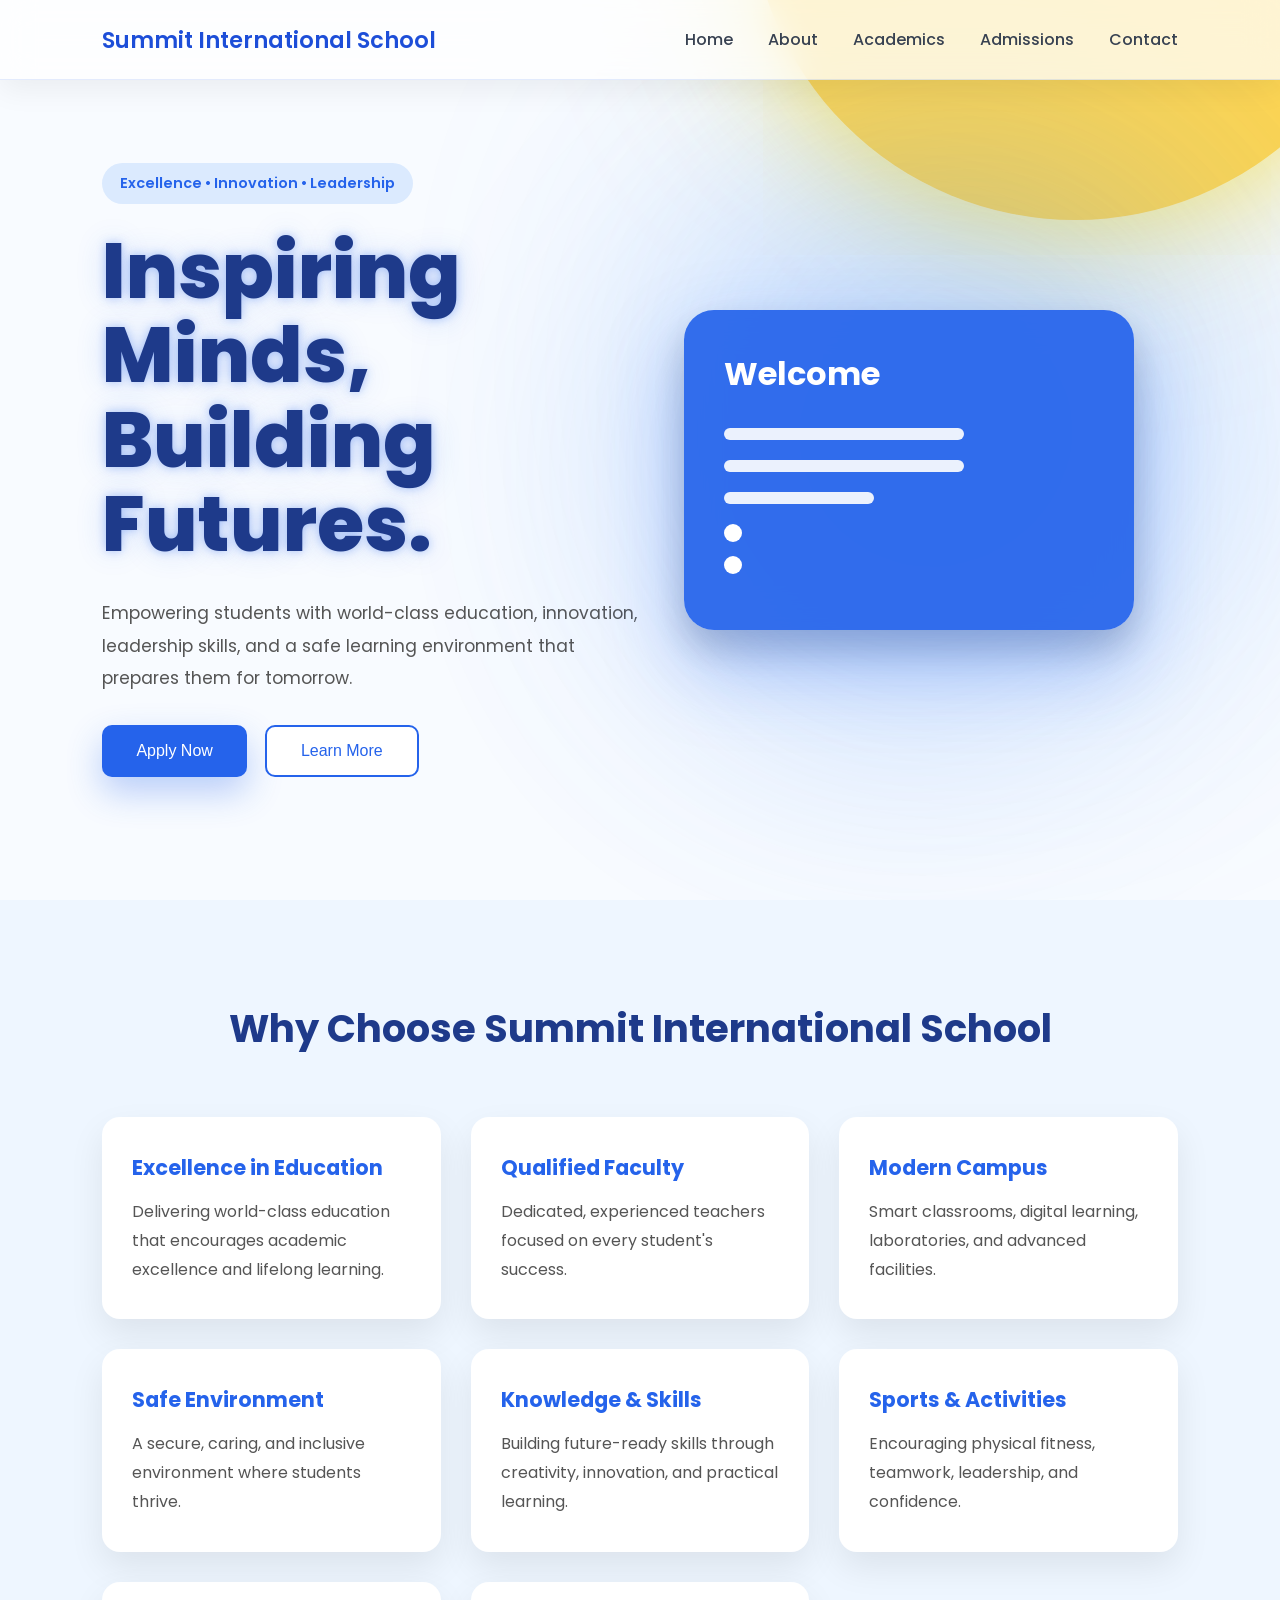
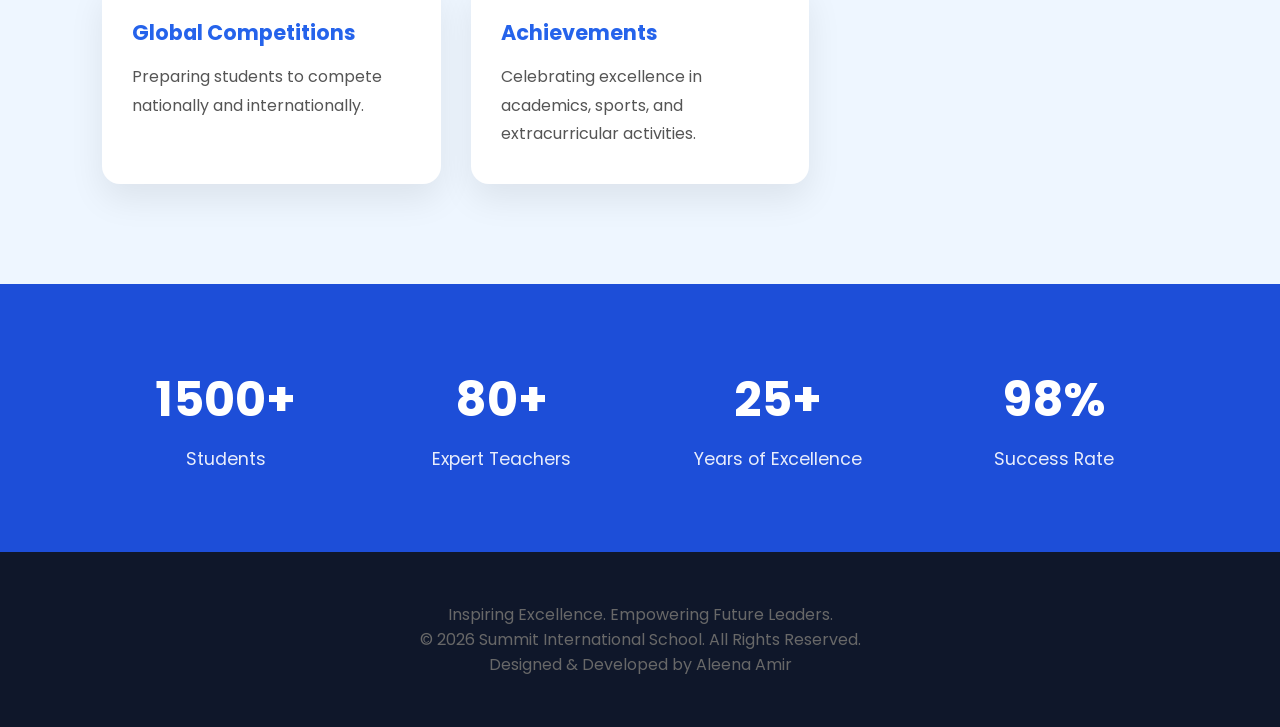
<file: school-web-1/index.html>
<!--Html Code-->
<!DOCTYPE html>
<html lang="en">
<head>
    <meta charset="UTF-8">
    <meta name="viewport" content="width=device-width, initial-scale=1.0">
    <title>Summit International School</title>

    <link rel="stylesheet" href="style.css">

    <!-- Google Font -->
    <link href="https://fonts.googleapis.com/css2?family=Poppins:wght@300;400;500;600;700;800&display=swap" rel="stylesheet">
</head>

<body>

<!--NAVBAR-->

<header>

    <nav class="navbar">

        <div class="logo">
            Summit International School
        </div>

        <ul class="nav-links">
            <li><a href="index.html">Home</a></li>
            <li><a href="about.html">About</a></li>
            <li><a href="academic.html">Academics</a></li>
            <li><a href="#stats">Admissions</a></li>
            <li><a href="#contact">Contact</a></li>
        </ul>

        <div class="hamburger">
            ☰
        </div>

    </nav>

</header>

<!--HERO-->

<section class="hero" id="home">

    <div class="hero-content">

        <span class="tag">
            Excellence • Innovation • Leadership
        </span>

        <h1>
            Inspiring Minds,<br>
            Building Futures.
        </h1>

        <p>
            Empowering students with world-class education, innovation,
            leadership skills, and a safe learning environment that prepares
            them for tomorrow.
        </p>

        <div class="hero-buttons">

            <button class="btn-primary">
                Apply Now
            </button>

            <button class="btn btn-secondary" onclick="window.location.href='academic.html'"">
                Learn More
            </button>

        </div>

    </div>

    <!-- Hero Illustration -->

    <div class="hero-image">

        <div class="board">

            <div class="board-title">
                Welcome
            </div>

            <div class="line"></div>
            <div class="line"></div>
            <div class="line short"></div>
            <div class="circle"></div>
            <div class="circle"></div>
        </div>
    </div>
</section>

<!--FEATURES-->

<section class="features" id="features">

    <h2>
        Why Choose Summit International School
    </h2>

    <div class="cards">

        <div class="card">
            <h3>Excellence in Education</h3>
            <p>
                Delivering world-class education that encourages academic
                excellence and lifelong learning.
            </p>
        </div>

        <div class="card">
            <h3>Qualified Faculty</h3>
            <p>
                Dedicated, experienced teachers focused on every student's
                success.
            </p>
        </div>

        <div class="card">
            <h3>Modern Campus</h3>
            <p>
                Smart classrooms, digital learning, laboratories,
                and advanced facilities.
            </p>
        </div>

        <div class="card">
            <h3>Safe Environment</h3>
            <p>
                A secure, caring, and inclusive environment where students
                thrive.
            </p>
        </div>

        <div class="card">
            <h3>Knowledge & Skills</h3>
            <p>
                Building future-ready skills through creativity,
                innovation, and practical learning.
            </p>
        </div>

        <div class="card">
            <h3>Sports & Activities</h3>
            <p>
                Encouraging physical fitness, teamwork, leadership,
                and confidence.
            </p>
        </div>

        <div class="card">
            <h3>Global Competitions</h3>

            <p>
                Preparing students to compete nationally and
                internationally.
            </p>
        </div>

        <div class="card">
            <h3>Achievements</h3>
            <p>
                Celebrating excellence in academics, sports,
                and extracurricular activities.
            </p>
        </div>

    </div>

</section>

<!--STATS-->
<section class="stats" id="stats">

    <div class="stat">
        <h1>1500+</h1>
        <p>Students</p>
    </div>

    <div class="stat">
        <h1>80+</h1>
        <p>Expert Teachers</p>
    </div>

    <div class="stat">
        <h1>25+</h1>
        <p>Years of Excellence</p>
    </div>

    <div class="stat">
        <h1>98%</h1>
        <p>Success Rate</p>
    </div>

</section>

<!--FOOTER-->
<footer id="contact">
    <p>
        Inspiring Excellence. Empowering Future Leaders.
    </p>

    <p>
        © 2026 Summit International School. All Rights Reserved.
    </p>

    <p>
        Designed & Developed by Aleena Amir
    </p>

</footer>

<script src="script.js"></script>

</body>
</html>
</file>
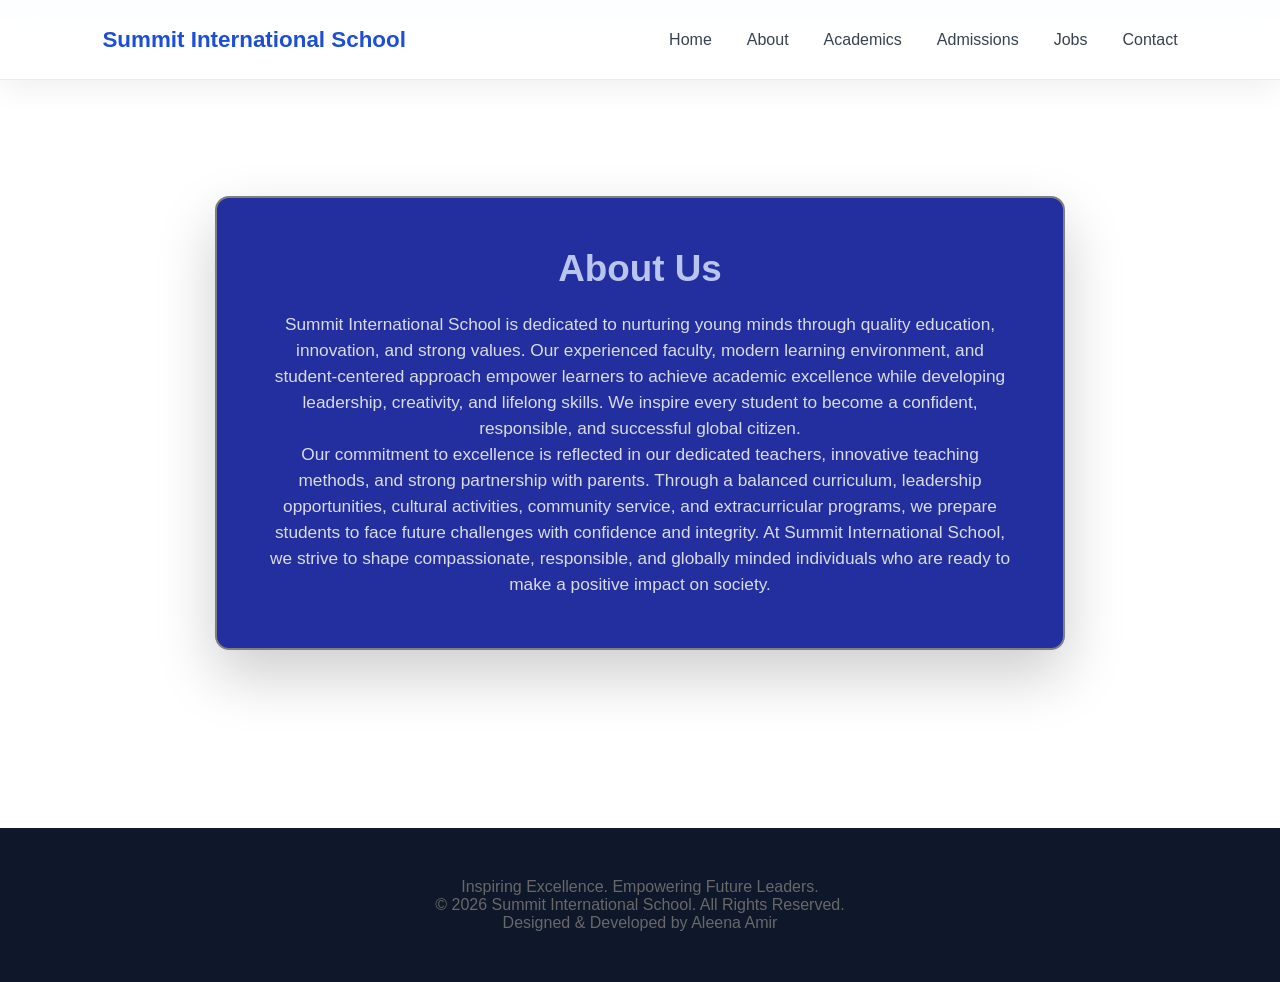
<file: school-web-1/about.html>
<!DOCTYPE html>
<html lang="en">
<head>
    <meta charset="UTF-8">
    <meta name="viewport" content="width=device-width, initial-scale=1.0">
    <title>About - Summit International School</title>
    <link rel="stylesheet" href="about.css">
    
</head>
<body>

<!--Navbar-->    
<header>
    <nav class="navbar">

        <div class="logo">
                Summit International School
            </div>

            <ul class="nav-links">
                <li><a href="home.html">Home</a></li>
                <li><a href="about.html">About</a></li>
                <li><a href="academic.html">Academics</a></li>
                <li><a href="admission.html">Admissions</a></li>
                <li><a href="jobs.html">Jobs</a></li>
                <li><a href="contact.html">Contact</a></li>
            </ul>

            <div class="hamburger">
                ☰
        </div>

    </nav>
</header>
<br>

    <section class="about" id="about">
        <div class="about-card">
            <h1>About Us</h1>
            <p> Summit International School is dedicated to nurturing young minds through
            quality education, innovation, and strong values. Our experienced faculty,
            modern learning environment, and student-centered approach empower learners
            to achieve academic excellence while developing leadership, creativity, and
            lifelong skills. We inspire every student to become a confident, responsible,
            and successful global citizen.</p>
            <p>Our commitment to excellence is reflected in our dedicated teachers, innovative teaching methods, and strong partnership with parents. Through a balanced curriculum, leadership opportunities, cultural activities, community service, and extracurricular programs, we prepare students to face future challenges with confidence and integrity. At Summit International School, we strive to shape compassionate, responsible, and globally minded individuals who are ready to make a positive impact on society.
            </p>
        </div>
    </section>

<!--FOOTER-->
<footer id="contact">
    <p>
        Inspiring Excellence. Empowering Future Leaders.
    </p>

    <p>
        © 2026 Summit International School. All Rights Reserved.
    </p>

    <p>
        Designed & Developed by Aleena Amir
    </p>

</footer>

<script src="script.js"></script>

</body>
</html>
</file>
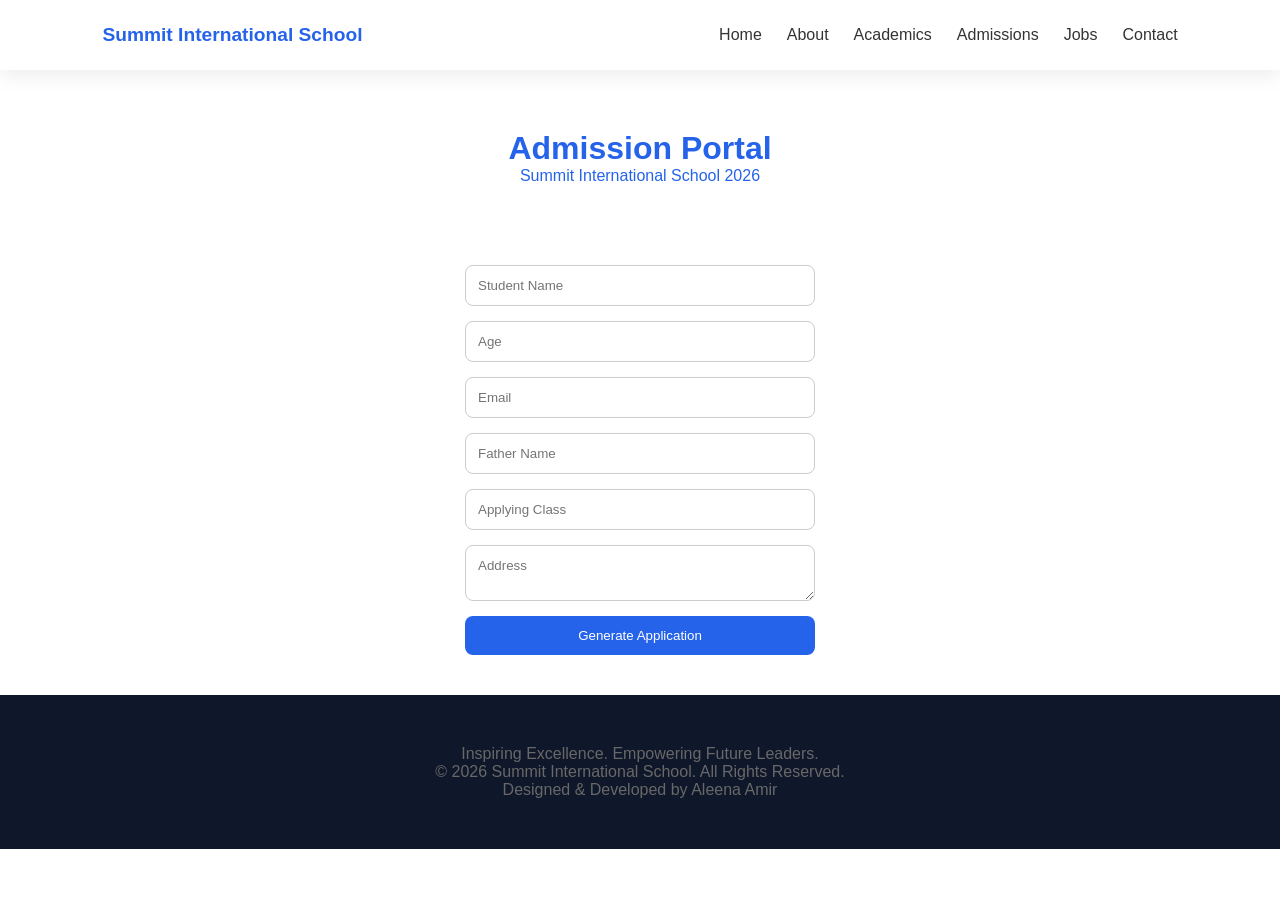
<file: school-web-1/admission.html>
<!DOCTYPE html>
<html lang="en">
<head>
<meta charset="UTF-8">
<meta name="viewport" content="width=device-width, initial-scale=1.0">
<title>Admission Form</title>
<link rel="stylesheet" href="admission.css">
</head>

<body>

<!-- ================= NAVBAR ================= -->
<nav class="navbar">

    <div class="logo">
        Summit International School
    </div>

    <ul class="nav-links" id="navLinks">
        <li><a href="home.html">Home</a></li>
        <li><a href="about.html">About</a></li>
        <li><a href="academic.html">Academics</a></li>
        <li><a href="admission.html">Admissions</a></li>
        <li><a href="jobs.html">Jobs</a></li>
        <li><a href="contact.html">Contact</a></li>
    </ul>

    <div class="hamburger" id="hamburger">
        ☰
    </div>

</nav>

<!-- ================= HEADER ================= -->
<header class="header">
    <h1>Admission Portal</h1>
    <p>Summit International School 2026</p>
</header>

<!-- ================= FORM ================= -->
<section class="form-section">

<form id="admissionForm">

    <input type="text" id="name" placeholder="Student Name" required>
    <input type="number" id="age" placeholder="Age" required>
    <input type="email" id="email" placeholder="Email" required>
    <input type="text" id="father" placeholder="Father Name" required>
    <input type="text" id="class" placeholder="Applying Class" required>

    <textarea id="address" placeholder="Address" required></textarea>

    <button type="submit">Generate Application</button>

</form>

</section>

<!-- ================= RESULT ================= -->
<section class="result-section" id="resultSection" style="display:none;">

    <div class="card">

        <h2>Admission Application</h2>

        <p id="appMessage"></p>

        <button id="proceedBtn">PROCEED</button>

    </div>

</section>

<!-- ================= FINAL ================= -->
<section class="final-section" id="finalSection" style="display:none;">

    <div class="card yellow">

        <h2>Interview Details</h2>

        <p>
            📍 Venue: Summit International School Campus<br>
            📅 Date: 10 July 2026<br>
            ⏰ Time: 10:00 AM<br>
            📆 Day: Friday
        </p>

    </div>

</section>

<!--FOOTER-->
<footer id="contact">
    <p>
        Inspiring Excellence. Empowering Future Leaders.
    </p>

    <p>
        © 2026 Summit International School. All Rights Reserved.
    </p>

    <p>
        Designed & Developed by Aleena Amir
    </p>

</footer>

<script src="admission.js"></script>

</body>
</html>
</file>
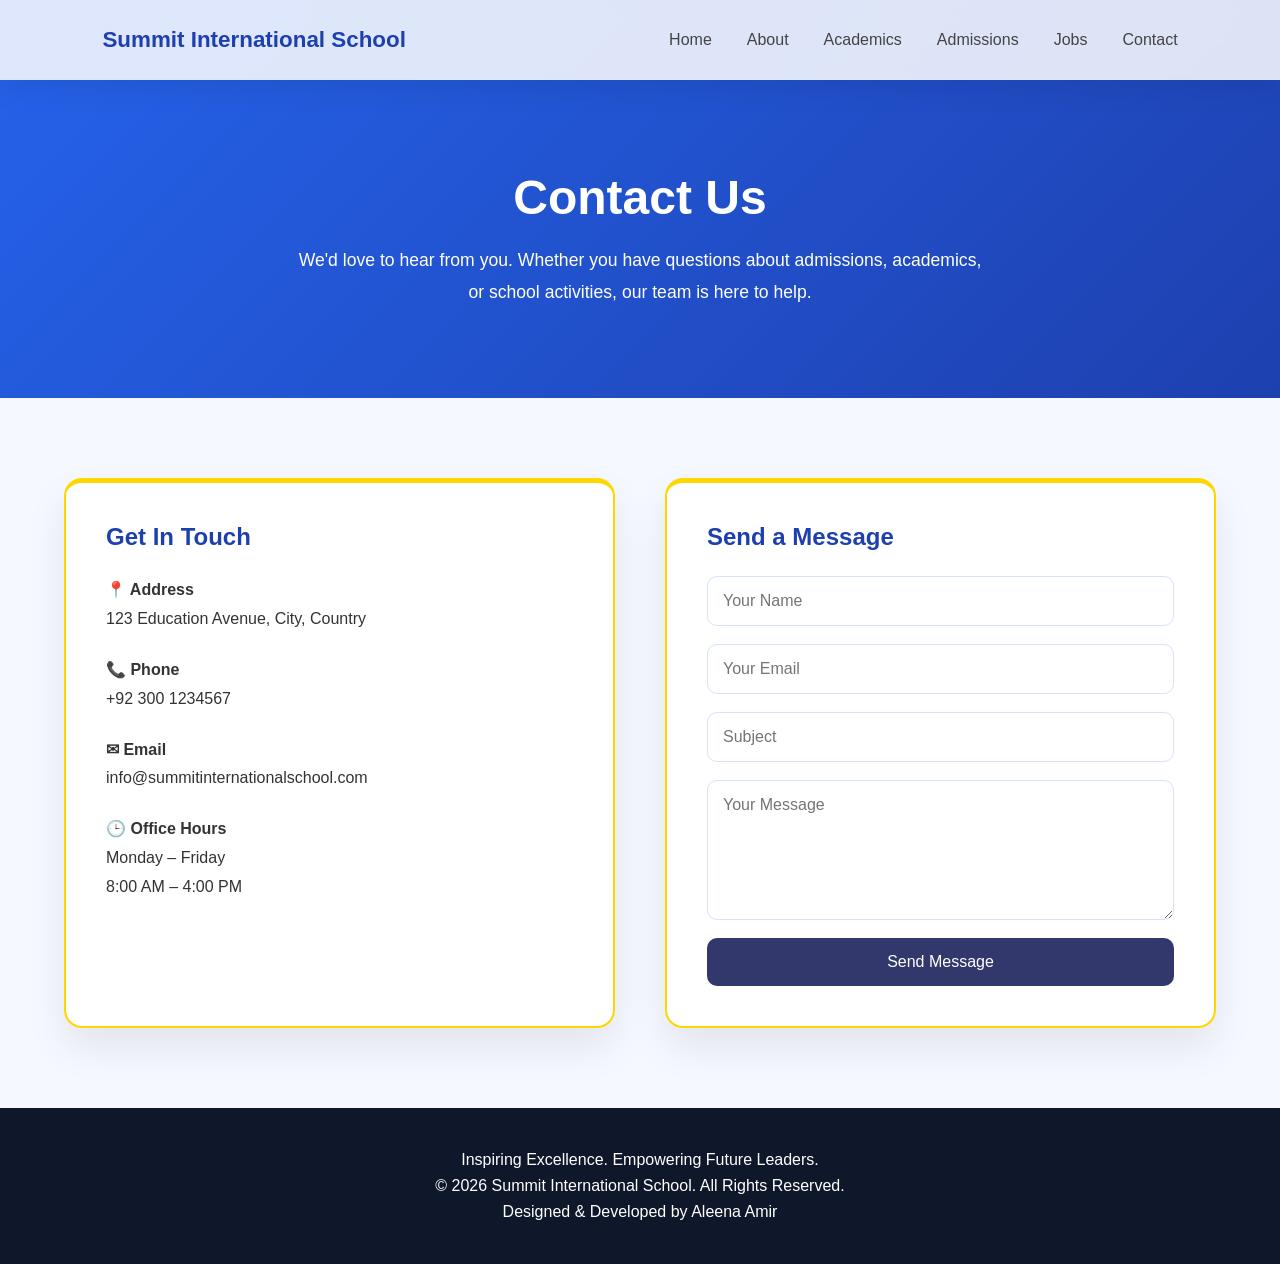
<file: school-web-1/contact.html>
<!DOCTYPE html>
<html lang="en">

<head>
    <meta charset="UTF-8">
    <meta name="viewport" content="width=device-width, initial-scale=1.0">
    <title>Contact Us | Summit International School</title>

    <link rel="stylesheet" href="contact.css">
</head>

<body>

<header>

   <nav class="navbar">
        <div class="logo">
            Summit International School
        </div>

        <ul class="nav-links" id="navLinks">

            <li><a href="home.html">Home</a></li>
            <li><a href="about.html">About</a></li>
            <li><a href="academic.html">Academics</a></li>
            <li><a href="admission.html">Admissions</a></li>
            <li><a href="jobs.html">Jobs</a></li>
            <li><a href="contact.html">Contact</a></li>

        </ul>

        <div class="hamburger" id="hamburger">
            ☰
        </div>

    </nav>

</header>


<section class="contact-hero">

    <h1>Contact Us</h1>

    <p>
        We'd love to hear from you. Whether you have questions about admissions,
        academics, or school activities, our team is here to help.
    </p>

</section>


<section class="contact-container">

    <div class="contact-info">

        <h2>Get In Touch</h2>

        <p><strong>📍 Address</strong><br>
        123 Education Avenue, City, Country</p>

        <p><strong>📞 Phone</strong><br>
        +92 300 1234567</p>

        <p><strong>✉ Email</strong><br>
        info@summitinternationalschool.com</p>

        <p><strong>🕒 Office Hours</strong><br>
        Monday – Friday<br>
        8:00 AM – 4:00 PM</p>

    </div>


    <div class="contact-form">

        <h2>Send a Message</h2>

        <form>

            <input type="text"
            placeholder="Your Name"
            required>

            <input type="email"
            placeholder="Your Email"
            required>

            <input type="text"
            placeholder="Subject"
            required>

            <textarea
            placeholder="Your Message"
            rows="6"
            required></textarea>

            <button type="submit">
                Send Message
            </button>

        </form>

    </div>

</section>


<footer>

    <p>Inspiring Excellence. Empowering Future Leaders.</p>

    <p>© 2026 Summit International School. All Rights Reserved.</p>

    <p>Designed & Developed by Aleena Amir</p>

</footer>

<script src="contact.js"></script>

</body>

</html>
</file>
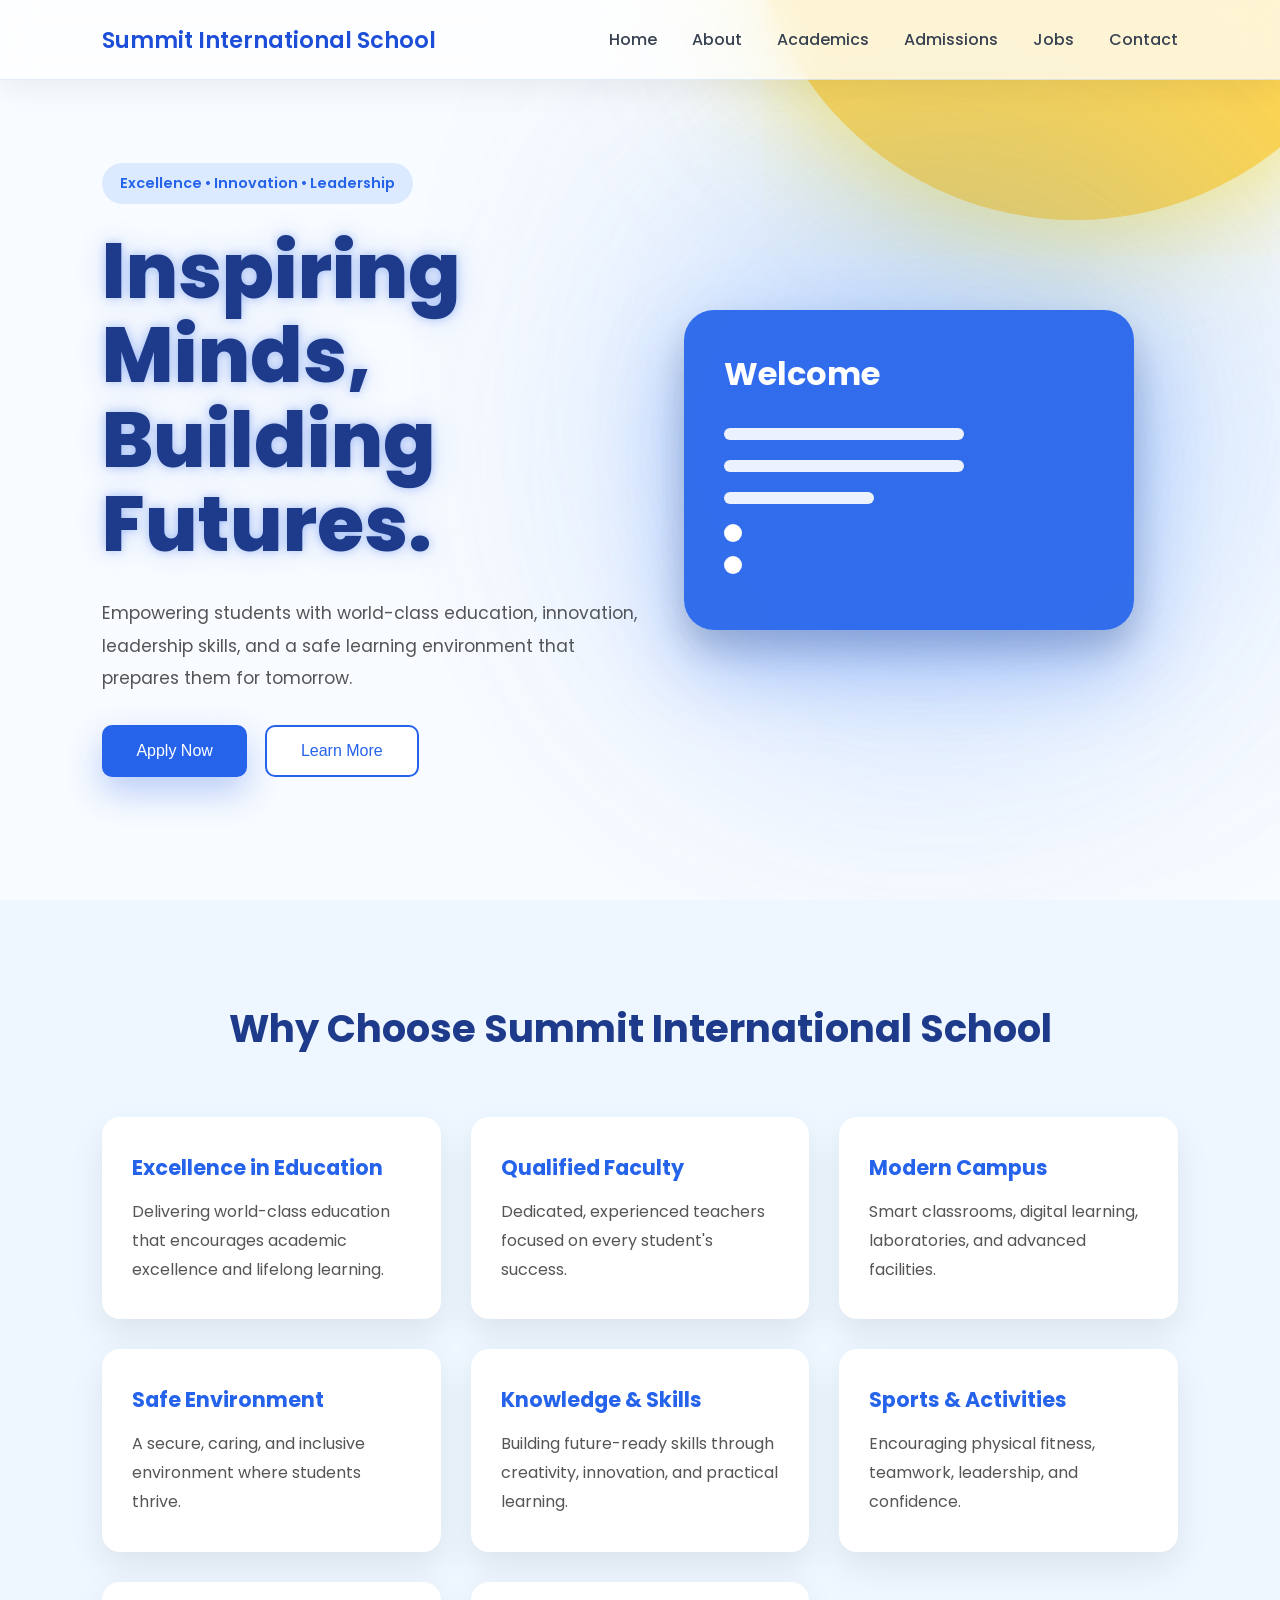
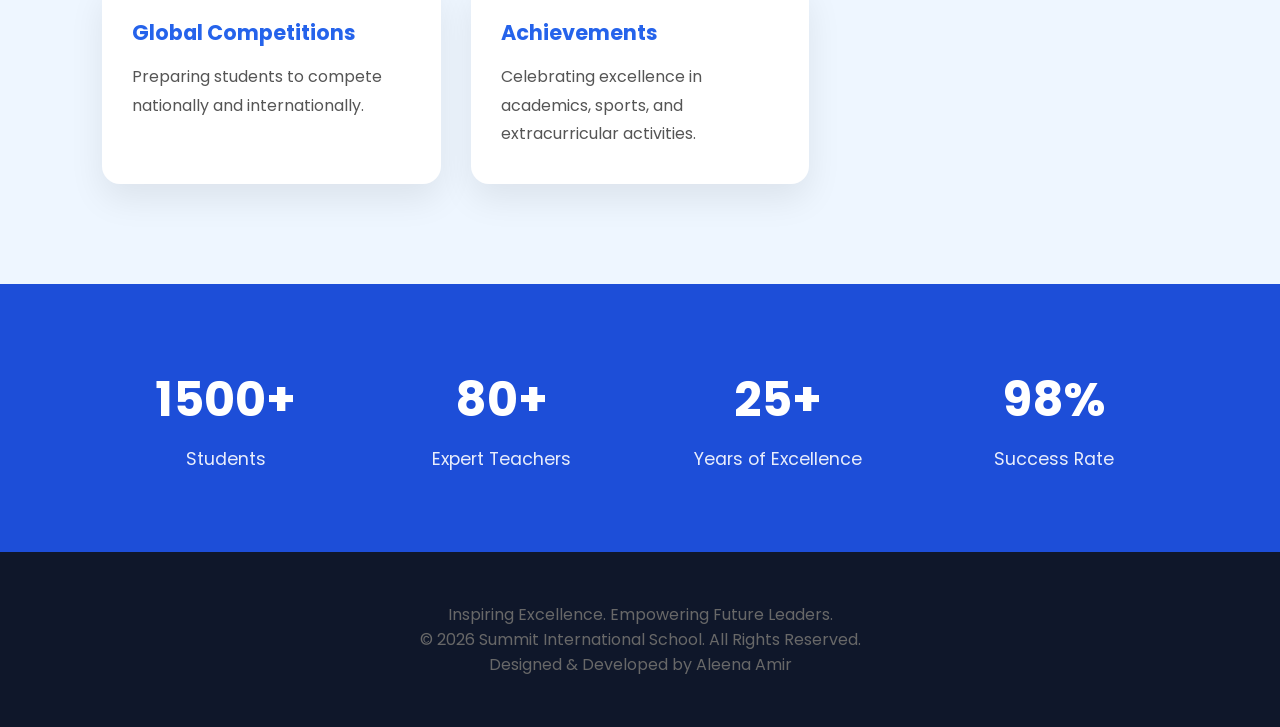
<file: school-web-1/home.html>
<!--Html Code-->
<!DOCTYPE html>
<html lang="en">
<head>
    <meta charset="UTF-8">
    <meta name="viewport" content="width=device-width, initial-scale=1.0">
    <title>Summit International School</title>

    <link rel="stylesheet" href="home.css">

    <!-- Google Font -->
    <link href="https://fonts.googleapis.com/css2?family=Poppins:wght@300;400;500;600;700;800&display=swap" rel="stylesheet">
</head>

<body>

<!--NAVBAR-->

<header>

    <nav class="navbar">

        <div class="logo">
            Summit International School
        </div>

        <ul class="nav-links">
            <li><a href="home.html">Home</a></li>
            <li><a href="about.html">About</a></li>
            <li><a href="academic.html">Academics</a></li>
            <li><a href="admission.html">Admissions</a></li>
            <li><a href="jobs.html">Jobs</a></li>
            <li><a href="contact.html">Contact</a></li>
        </ul>

        <div class="hamburger">
            ☰
        </div>

    </nav>

</header>

<!--HERO-->

<section class="hero" id="home">

    <div class="hero-content">

        <span class="tag">
            Excellence • Innovation • Leadership
        </span>

        <h1>
            Inspiring Minds,<br>
            Building Futures.
        </h1>

        <p>
            Empowering students with world-class education, innovation,
            leadership skills, and a safe learning environment that prepares
            them for tomorrow.
        </p>

        <div class="hero-buttons">

            <button class="btn-primary">
                Apply Now
            </button>

            <button class="btn btn-secondary" onclick="window.location.href='academic.html'"">
                Learn More
            </button>

        </div>

    </div>

    <!-- Hero Illustration -->

    <div class="hero-image">

        <div class="board">

            <div class="board-title">
                Welcome
            </div>

            <div class="line"></div>
            <div class="line"></div>
            <div class="line short"></div>
            <div class="circle"></div>
            <div class="circle"></div>
        </div>
    </div>
</section>

<!--FEATURES-->

<section class="features" id="features">

    <h2>
        Why Choose Summit International School
    </h2>

    <div class="cards">

        <div class="card">
            <h3>Excellence in Education</h3>
            <p>
                Delivering world-class education that encourages academic
                excellence and lifelong learning.
            </p>
        </div>

        <div class="card">
            <h3>Qualified Faculty</h3>
            <p>
                Dedicated, experienced teachers focused on every student's
                success.
            </p>
        </div>

        <div class="card">
            <h3>Modern Campus</h3>
            <p>
                Smart classrooms, digital learning, laboratories,
                and advanced facilities.
            </p>
        </div>

        <div class="card">
            <h3>Safe Environment</h3>
            <p>
                A secure, caring, and inclusive environment where students
                thrive.
            </p>
        </div>

        <div class="card">
            <h3>Knowledge & Skills</h3>
            <p>
                Building future-ready skills through creativity,
                innovation, and practical learning.
            </p>
        </div>

        <div class="card">
            <h3>Sports & Activities</h3>
            <p>
                Encouraging physical fitness, teamwork, leadership,
                and confidence.
            </p>
        </div>

        <div class="card">
            <h3>Global Competitions</h3>

            <p>
                Preparing students to compete nationally and
                internationally.
            </p>
        </div>

        <div class="card">
            <h3>Achievements</h3>
            <p>
                Celebrating excellence in academics, sports,
                and extracurricular activities.
            </p>
        </div>

    </div>

</section>

<!--STATS-->
<section class="stats" id="stats">

    <div class="stat">
        <h1>1500+</h1>
        <p>Students</p>
    </div>

    <div class="stat">
        <h1>80+</h1>
        <p>Expert Teachers</p>
    </div>

    <div class="stat">
        <h1>25+</h1>
        <p>Years of Excellence</p>
    </div>

    <div class="stat">
        <h1>98%</h1>
        <p>Success Rate</p>
    </div>

</section>

<!--FOOTER-->
<footer id="contact">
    <p>
        Inspiring Excellence. Empowering Future Leaders.
    </p>

    <p>
        © 2026 Summit International School. All Rights Reserved.
    </p>

    <p>
        Designed & Developed by Aleena Amir
    </p>

</footer>

<script src="script.js"></script>

</body>
</html>
</file>
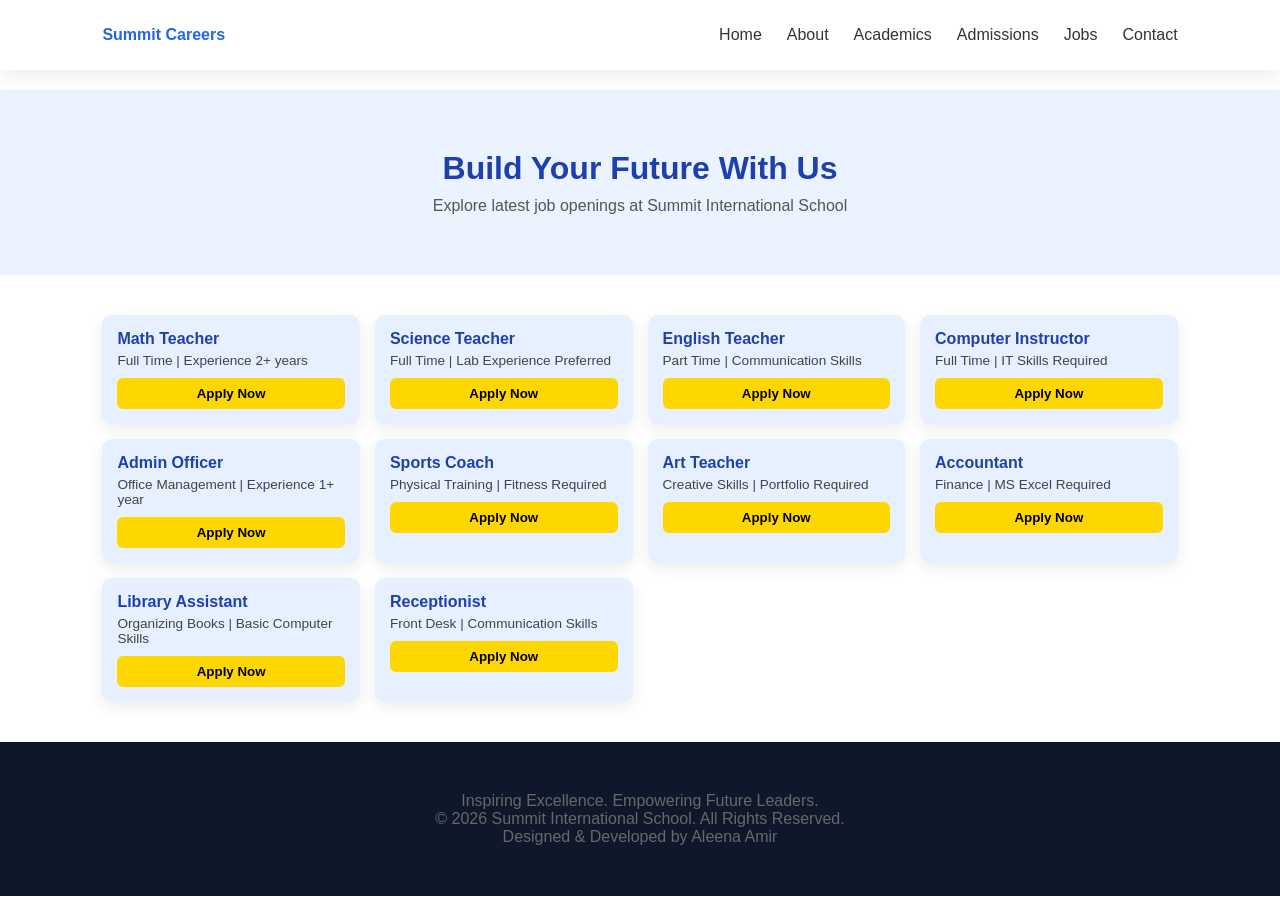
<file: school-web-1/jobs.html>
<!DOCTYPE html>
<html lang="en">
<head>
<meta charset="UTF-8">
<meta name="viewport" content="width=device-width, initial-scale=1.0">
<title>Jobs - Summit International School</title>
<link rel="stylesheet" href="jobs.css">
</head>

<body>

<!-- ================= NAVBAR ================= -->
<nav class="navbar">

    <div class="logo">Summit Careers</div>

    <ul class="nav-links" id="navLinks">
        <li><a href="home.html">Home</a></li>
        <li><a href="about.html">About</a></li>
        <li><a href="academic.html">Academics</a></li>
        <li><a href="admission.html">Admissions</a></li>
        <li><a href="jobs.html">Jobs</a></li>
        <li><a href="contact.html">Contact</a></li>
    </ul>

    <div class="hamburger" id="hamburger">☰</div>

</nav>

<!-- ================= HERO ================= -->
<header class="hero">

    <h1>Build Your Future With Us</h1>
    <p>Explore latest job openings at Summit International School</p>

</header>

<!-- ================= JOB CARDS ================= -->
<section class="jobs">

    <!-- 10 JOB CARDS -->
    <div class="job-card">
        <h3>Math Teacher</h3>
        <p>Full Time | Experience 2+ years</p>
        <button>Apply Now</button>
    </div>

    <div class="job-card">
        <h3>Science Teacher</h3>
        <p>Full Time | Lab Experience Preferred</p>
        <button>Apply Now</button>
    </div>

    <div class="job-card">
        <h3>English Teacher</h3>
        <p>Part Time | Communication Skills</p>
        <button>Apply Now</button>
    </div>

    <div class="job-card">
        <h3>Computer Instructor</h3>
        <p>Full Time | IT Skills Required</p>
        <button>Apply Now</button>
    </div>

    <div class="job-card">
        <h3>Admin Officer</h3>
        <p>Office Management | Experience 1+ year</p>
        <button>Apply Now</button>
    </div>

    <div class="job-card">
        <h3>Sports Coach</h3>
        <p>Physical Training | Fitness Required</p>
        <button>Apply Now</button>
    </div>

    <div class="job-card">
        <h3>Art Teacher</h3>
        <p>Creative Skills | Portfolio Required</p>
        <button>Apply Now</button>
    </div>

    <div class="job-card">
        <h3>Accountant</h3>
        <p>Finance | MS Excel Required</p>
        <button>Apply Now</button>
    </div>

    <div class="job-card">
        <h3>Library Assistant</h3>
        <p>Organizing Books | Basic Computer Skills</p>
        <button>Apply Now</button>
    </div>

    <div class="job-card">
        <h3>Receptionist</h3>
        <p>Front Desk | Communication Skills</p>
        <button>Apply Now</button>
    </div>

</section>

<!--FOOTER-->
<footer id="contact">
    <p>
        Inspiring Excellence. Empowering Future Leaders.
    </p>

    <p>
        © 2026 Summit International School. All Rights Reserved.
    </p>

    <p>
        Designed & Developed by Aleena Amir
    </p>

</footer>


<script src="jobs.js"></script>
</body>
</html>
</file>
<file: school-web-1/style.css>
/*CSS Code*/

/*GOOGLE FONT*/
@import url('https://fonts.googleapis.com/css2?family=Poppins:wght@300;400;500;600;700;800&display=swap');

/* RESET*/

*{
    margin:0;
    padding:0;
    box-sizing:border-box;
}

html{
    scroll-behavior:smooth;
}

body{
    font-family:'Poppins',sans-serif;
    background:#f8fbff;
    color:#222;
    overflow-x:hidden;
}

/*NAVBAR */
header{
    position:fixed;
    top:0;
    left:0;
    width:100%;
    z-index:1000;
}

.navbar{
    width:100%;
    height:80px;
    display:flex;
    justify-content:space-between;
    align-items:center;
    padding:0 8%;
    background:rgba(255,255,255,.75);
    backdrop-filter:blur(16px);
    border-bottom:1px solid rgba(37,99,235,.12);
    box-shadow:0 10px 30px rgba(0,0,0,.06);
}

.logo{
    font-size:1.4rem;
    font-weight:600;
    color:#1d4ed8;
}

.nav-links{
    display:flex;
    gap:35px;
    list-style:none;
}

.nav-links a{
    text-decoration:none;
    color:#374151;
    font-weight:500;
    transition:.3s;
}

.nav-links a:hover{
    color:#2563eb;
}

.hamburger{
    display:none;
    font-size:32px;
    cursor:pointer;
}

/*HERO*/

.hero{
    width:100%;
    min-height:100vh;
    display:flex;
    align-items:center;
    justify-content:space-between;
    padding:120px 8% 80px;
    position:relative;
    overflow:hidden;
}

/*HALF SUN*/
.hero::before{
    content:"";
    position:absolute;
    width:650px;
    height:650px;
    background:#ffd54f;
    border-radius:50%;
    top:-430px;
    right:-120px;
    box-shadow:
    0 0 120px rgba(255,215,0,.55),
    0 0 220px rgba(255,215,0,.25);
    z-index:-3;
}

.hero::after{
    content:"";
    position:absolute;
    width:520px;
    height:520px;
    background:#60a5fa;
    filter:blur(140px);
    opacity:.25;
    right:50px;
    top:120px;
    border-radius:50%;
    z-index:-2;
}

/* HERO CONTENT*/
.hero-content{
    flex:1;
    max-width:600px;
}

.tag{
    display:inline-block;
    padding:10px 18px;
    border-radius:50px;
    background:#dbeafe;
    color:#2563eb;
    font-size:.9rem;
    font-weight:600;
    margin-bottom:25px;
}

.hero-content h1{
    font-size:clamp(3rem,6vw,5rem);
    line-height:1.1;
    color:#1e3a8a;
    font-weight:800;
    text-shadow:
    0 0 10px rgba(37,99,235,.35),
    0 0 30px rgba(37,99,235,.18);
}

.hero-content p{
    margin:30px 0;
    color:#555;
    line-height:1.9;
    font-size:1.08rem;
}

/*BUTTONS*/
.hero-buttons{
    display:flex;
    gap:18px;
}

.btn-primary{
    background:#2563eb;
    color:white;
    border:none;
    padding:15px 34px;
    border-radius:10px;
    font-size:16px;
    cursor:pointer;
    transition:.35s;
    box-shadow:0 15px 35px rgba(37,99,235,.3);
}

.btn-primary:hover{
    transform:translateY(-4px);
    background:#1d4ed8;
}

.btn-secondary{
    background:white;
    border:2px solid #2563eb;
    color:#2563eb;
    padding:15px 34px;
    border-radius:10px;
    font-size:16px;
    cursor:pointer;
    transition:.35s;
}

.btn-secondary:hover{
    background:#2563eb;
    color:white;
}

/*HERO IMAGE*/
.hero-image{
    flex:1;
    display:flex;
    justify-content:center;
    align-items:center;
    position:relative;
}

/* Background Glow */
.hero-image::before{
    content:"";
    position:absolute;
    width:550px;
    height:550px;
    background:#3b82f6;
    filter:blur(130px);
    opacity:.18;
    border-radius:50%;
}

/*BOARD*/
.board{
    width:450px;
    height:320px;
    background:rgba(37,99,235,.93);
    backdrop-filter:blur(18px);
    border-radius:30px;
    padding:40px;
    color:white;
    position:relative;
    box-shadow:
    0 35px 80px rgba(37,99,235,.35),
    0 18px 35px rgba(0,0,0,.18);

    animation:float 5s ease-in-out infinite;
}

.board-title{
    font-size:32px;
    font-weight:700;
    margin-bottom:30px;
}

.line{
    width:240px;
    height:12px;
    background:white;
    border-radius:50px;
    margin-bottom:20px;
    opacity:.9;
}

.short{
    width:150px;
}

.circle{
    width:18px;
    height:18px;
    background:white;
    border-radius:50%;
    margin-top:14px;
}

/*FLOAT*/

@keyframes float{

    0%,100%{
        transform:translateY(0);
    }

    50%{
        transform:translateY(-15px);
    }

}

/*FEATURES*/

.features{
    width:100%;
    padding:100px 8%;
    background:#eef6ff;
}

.features h2{
    text-align:center;
    font-size:2.4rem;
    color:#1e3a8a;
    margin-bottom:60px;
}

.cards{
    display:grid;
    grid-template-columns:repeat(auto-fit,minmax(280px,1fr));
    gap:30px;
}

.card{
    background:#fff;
    padding:35px 30px;
    border-radius:18px;
    box-shadow:0 15px 35px rgba(0,0,0,.08);
    transition:.4s;
    opacity:0;
    transform:translateY(60px);
}

.card.show{
    opacity:1;
    transform:translateY(0);
}

.card:hover{
    transform:translateY(-12px);
    box-shadow:0 25px 45px rgba(37,99,235,.18);
}

.card h3{
    color:#2563eb;
    margin-bottom:15px;
    font-size:1.3rem;
}

.card p{
    color:#555;
    line-height:1.8;
}

/*STATS*/
.stats{
    width:100%;
    background:#1d4ed8;
    display:grid;
    grid-template-columns:repeat(auto-fit,minmax(220px,1fr));
    gap:30px;
    text-align:center;
    padding:80px 8%;
}

.stat{
    color:#fff;
}

.stat h1{
    font-size:3rem;
    margin-bottom:10px;
}

.stat p{
    font-size:1.1rem;
    opacity:.9;
}

/* FOOTER*/
footer{
    background:#0f172a;
    color:rgb(104, 104, 104);
    text-align:center;
    padding:50px 6%;
}

footer h2{
    font-size:2rem;
    margin-bottom:15px;
}

/*BUTTON HOVER EFFECT*/
.btn-primary,
.btn-secondary{
    transition:.35s ease;
}

.btn-primary:hover{
    transform:translateY(-5px);
    box-shadow:0 18px 35px rgba(37,99,235,.35);
}

.btn-secondary:hover{
    transform:translateY(-5px);
}

/*TABLET*/
@media(max-width:992px){

.hero{
    flex-direction:column;
    text-align:center;
    gap:70px;
}

.hero-content{
    max-width:100%;
}

.hero-buttons{
    justify-content:center;
}

.board{
    width:380px;
    height:270px;
}

.board-title{
    font-size:28px;
}

.line{
    width:200px;
}

.short{
    width:130px;
}

}

/*MOBILE*/
@media(max-width:768px){

.navbar{
    padding:0 20px;
    height:75px;
}

.nav-links{
    position:absolute;
    top:75px;
    left:0;
    width:100%;
    background:white;
    flex-direction:column;
    align-items:center;
    display:none;
    padding:25px 0;
    box-shadow:0 15px 25px rgba(0,0,0,.08);
}

.nav-links.active{
    display:flex;
}

.hamburger{
    display:block;
}

.logo{
    font-size:1.2rem;
}

.hero{
    padding:120px 20px 70px;
}

.hero h1{
    font-size:2.6rem;
}

.hero p{
    font-size:1rem;
}

.hero-buttons{
    flex-direction:column;
}

.btn-primary,
.btn-secondary{
    width:100%;
}

.board{
    width:300px;
    height:220px;
    padding:25px;
}

.board-title{
    font-size:22px;
}

.line{
    width:150px;
    height:8px;
}

.short{
    width:90px;
}

.circle{
    width:14px;
    height:14px;
}

.features{
    padding:80px 20px;
}

.features h2{
    font-size:2rem;
}

.stats{
    padding:70px 20px;
}

footer{
    padding:50px 20px;
}

}

/*SMALL MOBILE*/
@media(max-width:480px){

.hero h1{
    font-size:2.2rem;
}

.tag{
    font-size:.8rem;
}

.board{
    width:260px;
    height:190px;
}

.board-title{
    font-size:18px;
}

.line{
    width:120px;
}

}

/*SCROLLBAR*/
::-webkit-scrollbar{
    width:8px;
}

::-webkit-scrollbar-thumb{
    background:#2563eb;
    border-radius:10px;
}

::-webkit-scrollbar-track{
    background:#eef6ff;
}
</file>
<file: school-web-1/about.css>
*{
    margin:0;
    padding:60;
    box-sizing:border-box;
    font-family:Arial, sans-serif;
}

body{
    background:#f5f9ff;
}

/*NAVBAR */
header{
    position:fixed;
    top:0;
    left:0;
    width:100%;
    z-index:1000;
}

.navbar{
    width:100%;
    height:80px;
    display:flex;
    justify-content:space-between;
    align-items:center;
    padding:0 8%;
    background:rgba(255,255,255,.75);
    backdrop-filter:blur(16px);
    border-bottom:1px solid rgba(37,99,235,.12);
    box-shadow:0 10px 30px rgba(0,0,0,.06);
}

.logo{
    font-size:1.4rem;
    font-weight:600;
    color:#1d4ed8;
}

.nav-links{
    display:flex;
    gap:35px;
    list-style:none;
}

.nav-links a{
    text-decoration:none;
    color:#374151;
    font-weight:500;
    transition:.3s;
}

.nav-links a:hover{
    color:#2563eb;
}

.hamburger{
    display:none;
    font-size:32px;
    cursor:pointer;
}

/*About Page*/
.about{
    min-height:90vh;
    display:flex;
    justify-content:center;
    align-items:center;
    padding:100px 20px;
    background:white;
    position:relative;
    overflow:hidden;  
    
}

/* About Blur Background */

.about::before{
    content:"";
    position:absolute;
    width:450px;
    height:450px;
    background:rgba(255,255,255,.15);
    border-radius:50%;
    filter:blur(130px);
    top:-120px;
    left:-120px;
}

.about::after{
    content:"";
    position:absolute;
    width:350px;
    height:350px;
    background:rgba(255,255,255,.12);
    border-radius:50%;
    filter:blur(120px);
    bottom:-80px;
    right:-80px;
}

/* Popup Card */

.about-card{
    max-width:850px;
    background:rgba(24, 35, 154, 0.95);
    backdrop-filter:blur(15px);
    border-radius:14px;
    border:2px solid gray;
    padding:50px;
    text-align:center;
    box-shadow:
        0 25px 60px rgba(0,0,0,.20),
        0 0 25px rgba(255,255,255,.15);
    position:relative;
    z-index:2;    
}

/* Heading */
.about-card h1{
    color:#b9c5ed;
    font-size:2.3rem;
    margin-bottom:22px;
    font-weight:600;
}

/* Paragraph */
.about-card p{
    color:#d9dce4;
    font-size:1.08rem;
    line-height:1.5;
}

/* Mobile */
@media(max-width:768px){

.about{
    padding:80px 20px;
}

.about-card{
    padding:35px 25px;
}

.about-card h2{
    font-size:1.8rem;
}

.about-card p{
    font-size:1rem;
}

}

/* FOOTER*/
footer{
    background:#0f172a;
    color:rgb(104, 104, 104);
    text-align:center;
    padding:50px 6%;
}

footer h2{
    font-size:2rem;
    margin-bottom:15px;
}

/*MOBILE NAV*/

@media(max-width:768px){

    .nav-links{
        position:absolute;
        top:80px;
        left:0;
        width:100%;

        flex-direction:column;
        align-items:center;

        background:white;

        display:none;

        padding:20px 0;

        box-shadow:0 15px 25px rgba(0,0,0,.1);
    }

    .nav-links.active{
        display:flex;
    }

    .hamburger{
        display:block;
    }
}
</file>
<file: school-web-1/admission.css>
*{
    margin:0;
    padding:0;
    box-sizing:border-box;
    font-family:Arial;
}

/* ================= NAVBAR ================= */

.navbar{
    position:fixed;
    top:0;
    left:0;
    width:100%;
    height:70px;

    display:flex;
    justify-content:space-between;
    align-items:center;

    padding:0 8%;

    background:rgba(255,255,255,0.9);
    backdrop-filter:blur(12px);

    box-shadow:0 5px 20px rgba(0,0,0,0.08);

    z-index:1000;
}

.logo{
    font-size:1.2rem;
    font-weight:bold;
    color:#2563EB;
}

.nav-links{
    display:flex;
    gap:25px;
    list-style:none;
}

.nav-links a{
    text-decoration:none;
    color:#333;
    font-weight:500;
}

.nav-links a:hover{
    color:#2563EB;
}

.hamburger{
    display:none;
    font-size:28px;
    cursor:pointer;
}

/* ================= HEADER ================= */

.header{
    margin-top:90px;
    text-align:center;
    padding:40px 20px;
    color:#2563EB;
}

/* ================= FORM ================= */

.form-section{
    padding:40px 20px;
    display:flex;
    justify-content:center;
}

form{
    display:flex;
    flex-direction:column;
    gap:15px;
    width:350px;
}

input, textarea{
    padding:12px;
    border:1px solid #ccc;
    border-radius:8px;
}

button{
    padding:12px;
    background:#2563EB;
    color:white;
    border:none;
    border-radius:8px;
    cursor:pointer;
}

/* ================= CARD ================= */

.card{
    background:white;
    max-width:600px;
    margin:30px auto;
    padding:25px;
    border-radius:12px;
    box-shadow:0 10px 30px rgba(0,0,0,0.1);
    background-color: rgb(244, 244, 182);
    border:2px solid goldenrod;
    border-top:5px solid gold;

}

/* ================= FINAL CARD ================= */

.yellow{
    border-top:5px solid gold;
}

/* ================= MOBILE NAV ================= */

@media(max-width:768px){

    .hamburger{
        display:block;
    }

    .nav-links{
        position:absolute;
        top:70px;
        left:0;
        width:100%;

        background:white;

        flex-direction:column;
        align-items:center;

        display:none;
        padding:20px 0;
    }

    .nav-links.active{
        display:flex;
    }

    form{
        width:90%;
    }
}

/* FOOTER*/
footer{
    background:#0f172a;
    color:rgb(104, 104, 104);
    text-align:center;
    padding:50px 6%;
}

footer h2{
    font-size:2rem;
    margin-bottom:15px;
}
</file>
<file: school-web-1/contact.css>
*{
    margin:0;
    padding:0;
    box-sizing:border-box;
    font-family:Arial,sans-serif;
}

body{
    background:#f5f9ff;
    color:#333;
}

/* ================= NAVBAR ================= */

header{
    position:fixed;
    top:0;
    width:100%;
    z-index:1000;
}

.navbar{
    height:80px;
    display:flex;
    justify-content:space-between;
    align-items:center;
    padding:0 8%;
    background:rgba(255,255,255,.85);
    backdrop-filter:blur(15px);
    box-shadow:0 10px 25px rgba(0,0,0,.08);
}

.logo{
    font-size:1.4rem;
    font-weight:bold;
    color:#1E40AF;
}

.nav-links{
    display:flex;
    list-style:none;
    gap:35px;
}

.nav-links a{
    text-decoration:none;
    color:#444;
    transition:.3s;
}

.nav-links a:hover{
    color:#2563EB;
}

.hamburger{
    display:none;
    font-size:30px;
    cursor:pointer;
}

/* ================= HERO ================= */

.contact-hero{
    padding:170px 20px 90px;
    text-align:center;
    background:linear-gradient(135deg,#2563EB,#1E40AF);
    color:white;
}

.contact-hero h1{
    font-size:3rem;
    margin-bottom:20px;
}

.contact-hero p{
    max-width:700px;
    margin:auto;
    line-height:1.8;
    font-size:1.1rem;
}

/* ================= CONTACT ================= */

.contact-container{
    width:90%;
    max-width:1200px;
    margin:80px auto;
    display:grid;
    grid-template-columns:1fr 1fr;
    gap:50px;
}

.contact-info,
.contact-form{
    background:white;
    padding:40px;
    border-radius:18px;
    box-shadow:0 20px 40px rgba(0,0,0,.08);
    border: 2px solid gold;
    border-top:5px solid gold;
}

.contact-info h2,
.contact-form h2{
    color:#1E40AF;
    margin-bottom:25px;
}

.contact-info p{
    margin-bottom:22px;
    line-height:1.8;
}

/* FORM */

.contact-form form{
    display:flex;
    flex-direction:column;
    gap:18px;
}

.contact-form input,
.contact-form textarea{
    padding:15px;
    border:1px solid #d6e2ff;
    border-radius:10px;
    outline:none;
    font-size:1rem;
}

.contact-form input:focus,
.contact-form textarea:focus{
    border-color:#2563EB;
}

/* BUTTON */

.contact-form button{
    padding:15px;
    border:none;
    background:rgb(50, 56, 108);
    color:white;
    border-radius:10px;
    cursor:pointer;
    font-size:1rem;
    transition:.3s;
}

.contact-form button:hover{
    background:#1E40AF;
    transform:translateY(-3px);
}

/* ================= FOOTER ================= */

footer{
    background:#0f172a;
    color:white;
    text-align:center;
    padding:35px 20px;
}

footer p{
    margin:8px 0;
}

/* ================= MOBILE ================= */

@media(max-width:900px){

    .contact-container{
        grid-template-columns:1fr;
    }

    .hamburger{
        display:block;
    }

    .nav-links{
        display:none;
        position:absolute;
        top:80px;
        left:0;
        width:100%;
        background:white;
        flex-direction:column;
        gap:20px;
        padding:20px 0;
        text-align:center;
    }

    .nav-links.active{
        display:flex;
    }
}
</file>
<file: school-web-1/home.css>
/*CSS Code*/

/*GOOGLE FONT*/
@import url('https://fonts.googleapis.com/css2?family=Poppins:wght@300;400;500;600;700;800&display=swap');

/* RESET*/

*{
    margin:0;
    padding:0;
    box-sizing:border-box;
}

html{
    scroll-behavior:smooth;
}

body{
    font-family:'Poppins',sans-serif;
    background:#f8fbff;
    color:#222;
    overflow-x:hidden;
}

/*NAVBAR */
header{
    position:fixed;
    top:0;
    left:0;
    width:100%;
    z-index:1000;
}

.navbar{
    width:100%;
    height:80px;
    display:flex;
    justify-content:space-between;
    align-items:center;
    padding:0 8%;
    background:rgba(255,255,255,.75);
    backdrop-filter:blur(16px);
    border-bottom:1px solid rgba(37,99,235,.12);
    box-shadow:0 10px 30px rgba(0,0,0,.06);
}

.logo{
    font-size:1.4rem;
    font-weight:600;
    color:#1d4ed8;
}

.nav-links{
    display:flex;
    gap:35px;
    list-style:none;
}

.nav-links a{
    text-decoration:none;
    color:#374151;
    font-weight:500;
    transition:.3s;
}

.nav-links a:hover{
    color:#2563eb;
}

.hamburger{
    display:none;
    font-size:32px;
    cursor:pointer;
}

/*HERO*/

.hero{
    width:100%;
    min-height:100vh;
    display:flex;
    align-items:center;
    justify-content:space-between;
    padding:120px 8% 80px;
    position:relative;
    overflow:hidden;
}

/*HALF SUN*/
.hero::before{
    content:"";
    position:absolute;
    width:650px;
    height:650px;
    background:#ffd54f;
    border-radius:50%;
    top:-430px;
    right:-120px;
    box-shadow:
    0 0 120px rgba(255,215,0,.55),
    0 0 220px rgba(255,215,0,.25);
    z-index:-3;
}

.hero::after{
    content:"";
    position:absolute;
    width:520px;
    height:520px;
    background:#60a5fa;
    filter:blur(140px);
    opacity:.25;
    right:50px;
    top:120px;
    border-radius:50%;
    z-index:-2;
}

/* HERO CONTENT*/
.hero-content{
    flex:1;
    max-width:600px;
}

.tag{
    display:inline-block;
    padding:10px 18px;
    border-radius:50px;
    background:#dbeafe;
    color:#2563eb;
    font-size:.9rem;
    font-weight:600;
    margin-bottom:25px;
}

.hero-content h1{
    font-size:clamp(3rem,6vw,5rem);
    line-height:1.1;
    color:#1e3a8a;
    font-weight:800;
    text-shadow:
    0 0 10px rgba(37,99,235,.35),
    0 0 30px rgba(37,99,235,.18);
}

.hero-content p{
    margin:30px 0;
    color:#555;
    line-height:1.9;
    font-size:1.08rem;
}

/*BUTTONS*/
.hero-buttons{
    display:flex;
    gap:18px;
}

.btn-primary{
    background:#2563eb;
    color:white;
    border:none;
    padding:15px 34px;
    border-radius:10px;
    font-size:16px;
    cursor:pointer;
    transition:.35s;
    box-shadow:0 15px 35px rgba(37,99,235,.3);
}

.btn-primary:hover{
    transform:translateY(-4px);
    background:#1d4ed8;
}

.btn-secondary{
    background:white;
    border:2px solid #2563eb;
    color:#2563eb;
    padding:15px 34px;
    border-radius:10px;
    font-size:16px;
    cursor:pointer;
    transition:.35s;
}

.btn-secondary:hover{
    background:#2563eb;
    color:white;
}

/*HERO IMAGE*/
.hero-image{
    flex:1;
    display:flex;
    justify-content:center;
    align-items:center;
    position:relative;
}

/* Background Glow */
.hero-image::before{
    content:"";
    position:absolute;
    width:550px;
    height:550px;
    background:#3b82f6;
    filter:blur(130px);
    opacity:.18;
    border-radius:50%;
}

/*BOARD*/
.board{
    width:450px;
    height:320px;
    background:rgba(37,99,235,.93);
    backdrop-filter:blur(18px);
    border-radius:30px;
    padding:40px;
    color:white;
    position:relative;
    box-shadow:
    0 35px 80px rgba(37,99,235,.35),
    0 18px 35px rgba(0,0,0,.18);

    animation:float 5s ease-in-out infinite;
}

.board-title{
    font-size:32px;
    font-weight:700;
    margin-bottom:30px;
}

.line{
    width:240px;
    height:12px;
    background:white;
    border-radius:50px;
    margin-bottom:20px;
    opacity:.9;
}

.short{
    width:150px;
}

.circle{
    width:18px;
    height:18px;
    background:white;
    border-radius:50%;
    margin-top:14px;
}

/*FLOAT*/

@keyframes float{

    0%,100%{
        transform:translateY(0);
    }

    50%{
        transform:translateY(-15px);
    }

}

/*FEATURES*/

.features{
    width:100%;
    padding:100px 8%;
    background:#eef6ff;
}

.features h2{
    text-align:center;
    font-size:2.4rem;
    color:#1e3a8a;
    margin-bottom:60px;
}

.cards{
    display:grid;
    grid-template-columns:repeat(auto-fit,minmax(280px,1fr));
    gap:30px;
}

.card{
    background:#fff;
    padding:35px 30px;
    border-radius:18px;
    box-shadow:0 15px 35px rgba(0,0,0,.08);
    transition:.4s;
    opacity:0;
    transform:translateY(60px);
}

.card.show{
    opacity:1;
    transform:translateY(0);
}

.card:hover{
    transform:translateY(-12px);
    box-shadow:0 25px 45px rgba(37,99,235,.18);
}

.card h3{
    color:#2563eb;
    margin-bottom:15px;
    font-size:1.3rem;
}

.card p{
    color:#555;
    line-height:1.8;
}

/*STATS*/
.stats{
    width:100%;
    background:#1d4ed8;
    display:grid;
    grid-template-columns:repeat(auto-fit,minmax(220px,1fr));
    gap:30px;
    text-align:center;
    padding:80px 8%;
}

.stat{
    color:#fff;
}

.stat h1{
    font-size:3rem;
    margin-bottom:10px;
}

.stat p{
    font-size:1.1rem;
    opacity:.9;
}

/* FOOTER*/
footer{
    background:#0f172a;
    color:rgb(104, 104, 104);
    text-align:center;
    padding:50px 6%;
}

footer h2{
    font-size:2rem;
    margin-bottom:15px;
}

/*BUTTON HOVER EFFECT*/
.btn-primary,
.btn-secondary{
    transition:.35s ease;
}

.btn-primary:hover{
    transform:translateY(-5px);
    box-shadow:0 18px 35px rgba(37,99,235,.35);
}

.btn-secondary:hover{
    transform:translateY(-5px);
}

/*TABLET*/
@media(max-width:992px){

.hero{
    flex-direction:column;
    text-align:center;
    gap:70px;
}

.hero-content{
    max-width:100%;
}

.hero-buttons{
    justify-content:center;
}

.board{
    width:380px;
    height:270px;
}

.board-title{
    font-size:28px;
}

.line{
    width:200px;
}

.short{
    width:130px;
}

}

/*MOBILE*/
@media(max-width:768px){

.navbar{
    padding:0 20px;
    height:75px;
}

.nav-links{
    position:absolute;
    top:75px;
    left:0;
    width:100%;
    background:white;
    flex-direction:column;
    align-items:center;
    display:none;
    padding:25px 0;
    box-shadow:0 15px 25px rgba(0,0,0,.08);
}

.nav-links.active{
    display:flex;
}

.hamburger{
    display:block;
}

.logo{
    font-size:1.2rem;
}

.hero{
    padding:120px 20px 70px;
}

.hero h1{
    font-size:2.6rem;
}

.hero p{
    font-size:1rem;
}

.hero-buttons{
    flex-direction:column;
}

.btn-primary,
.btn-secondary{
    width:100%;
}

.board{
    width:300px;
    height:220px;
    padding:25px;
}

.board-title{
    font-size:22px;
}

.line{
    width:150px;
    height:8px;
}

.short{
    width:90px;
}

.circle{
    width:14px;
    height:14px;
}

.features{
    padding:80px 20px;
}

.features h2{
    font-size:2rem;
}

.stats{
    padding:70px 20px;
}

footer{
    padding:50px 20px;
}

}

/*SMALL MOBILE*/
@media(max-width:480px){

.hero h1{
    font-size:2.2rem;
}

.tag{
    font-size:.8rem;
}

.board{
    width:260px;
    height:190px;
}

.board-title{
    font-size:18px;
}

.line{
    width:120px;
}

}

/*SCROLLBAR*/
::-webkit-scrollbar{
    width:8px;
}

::-webkit-scrollbar-thumb{
    background:#2563eb;
    border-radius:10px;
}

::-webkit-scrollbar-track{
    background:#eef6ff;
}
</file>
<file: school-web-1/jobs.css>
*{
    margin:0;
    padding:0;
    box-sizing:border-box;
    font-family:Arial;
}

/* ================= NAVBAR ================= */

.navbar{
    position:fixed;
    top:0;
    left:0;
    width:100%;
    height:70px;

    display:flex;
    justify-content:space-between;
    align-items:center;

    padding:0 8%;

    background:white;
    box-shadow:0 5px 20px rgba(0,0,0,0.08);
    z-index:1000;
}

.logo{
    font-weight:bold;
    color:#2563EB;
}

.nav-links{
    display:flex;
    gap:25px;
    list-style:none;
}

.nav-links a{
    text-decoration:none;
    color:#333;
}

.hamburger{
    display:none;
    font-size:28px;
    cursor:pointer;
}

/* ================= HERO ================= */

.hero{
    margin-top:90px;
    text-align:center;
    padding:60px 20px;
    background:#eaf3ff;
}

.hero h1{
    color:#1E40AF;
    margin-bottom:10px;
}

.hero p{
    color:#555;
}

/* ================= JOBS ================= */

.jobs{
    display:grid;
    grid-template-columns:repeat(auto-fit,minmax(220px,1fr));
    gap:15px;

    padding:40px 8%;
}

/* ================= JOB CARD ================= */

.job-card{
    background:#e6f0ff; /* light blue */
    padding:15px;
    border-radius:10px;

    box-shadow:0 5px 15px rgba(0,0,0,0.08);

    transition:0.3s;
}

.job-card:hover{
    transform:translateY(-5px);
}

/* TEXT */

.job-card h3{
    color:#1E40AF;
    margin-bottom:5px;
    font-size:1rem;
}

.job-card p{
    font-size:0.85rem;
    color:#444;
    margin-bottom:10px;
}

/* BUTTON */

.job-card button{
    background:gold;
    color:black;
    border:none;
    padding:8px 12px;
    border-radius:6px;
    font-weight:bold;
    cursor:pointer;
    width:100%;
}

.job-card button:hover{
    background:#ffd700;
}

/* ================= MOBILE ================= */

@media(max-width:768px){

    .hamburger{
        display:block;
    }

    .nav-links{
        position:absolute;
        top:70px;
        left:0;
        width:100%;
        background:white;
        flex-direction:column;
        display:none;
        text-align:center;
        padding:20px 0;
    }

    .nav-links.active{
        display:flex;
    }
}

/* FOOTER*/
footer{
    background:#0f172a;
    color:rgb(104, 104, 104);
    text-align:center;
    padding:50px 6%;
}

footer h2{
    font-size:2rem;
    margin-bottom:15px;
}
</file>
